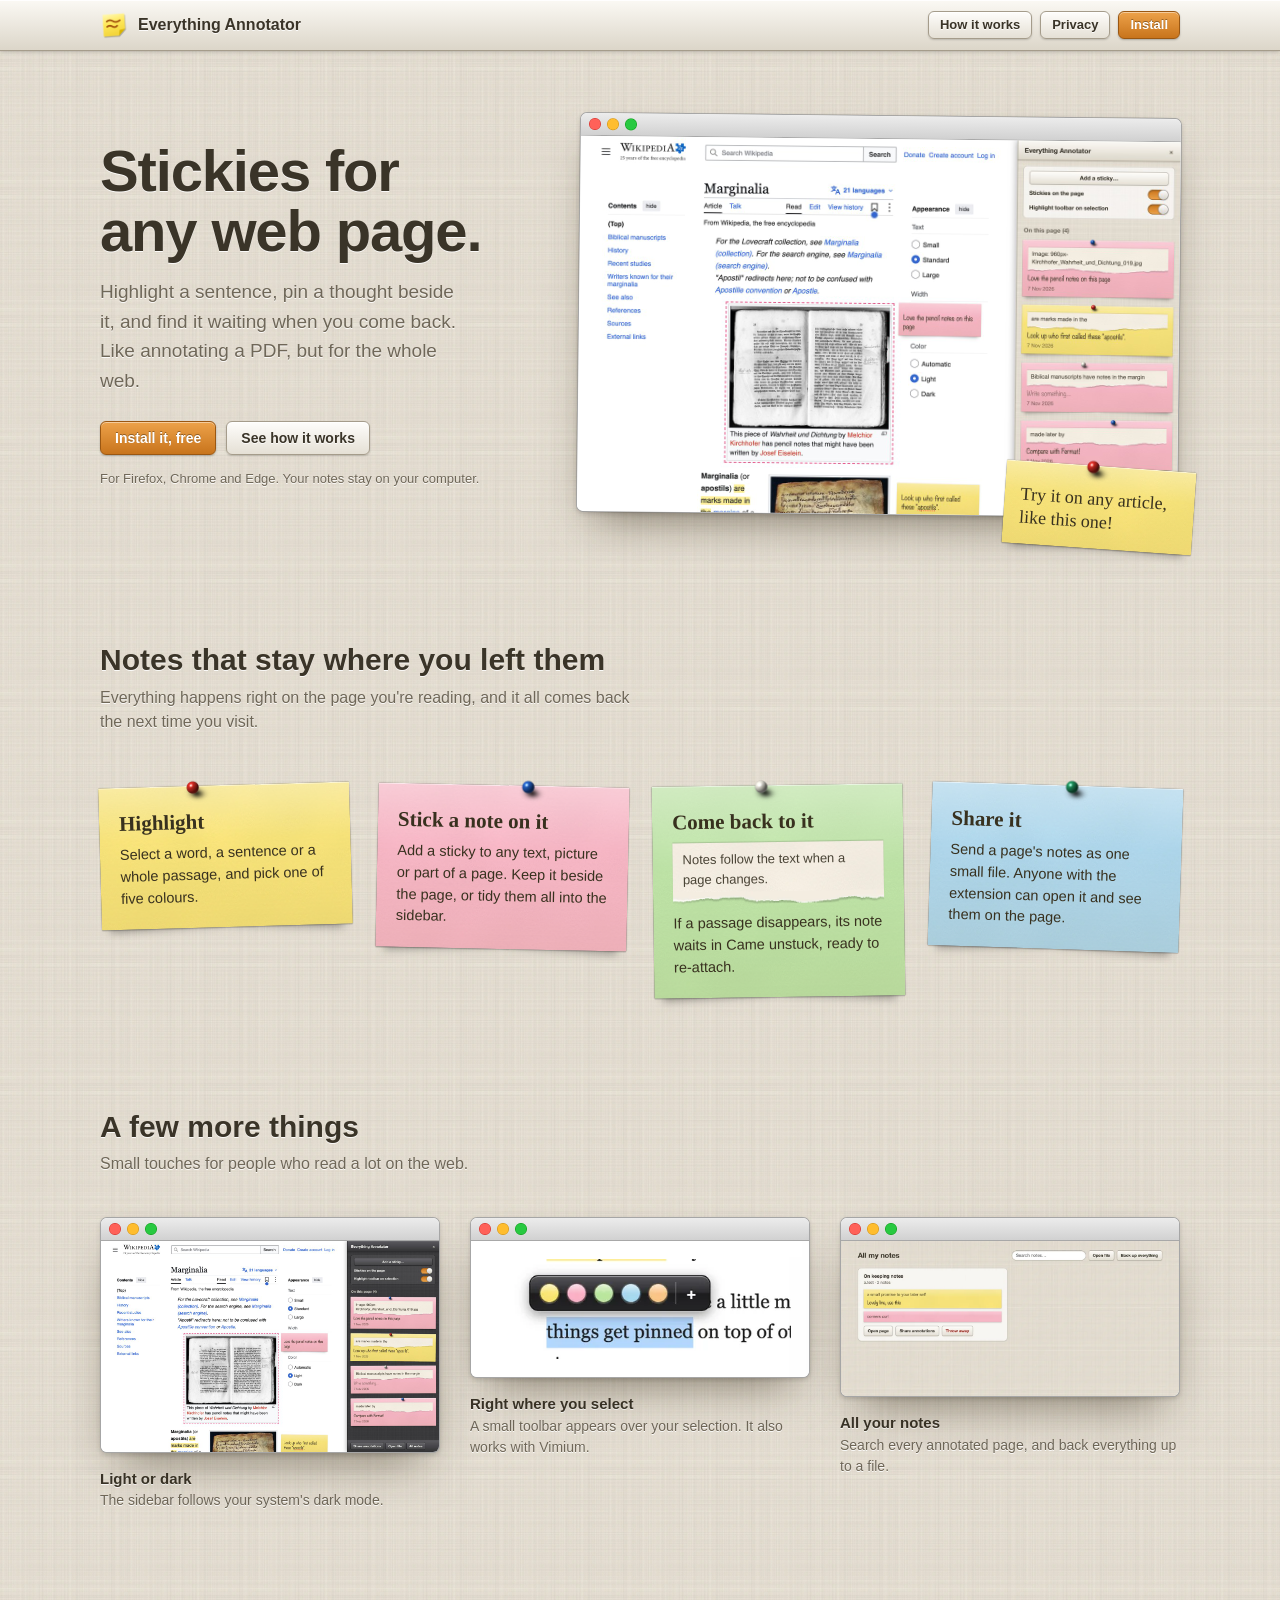
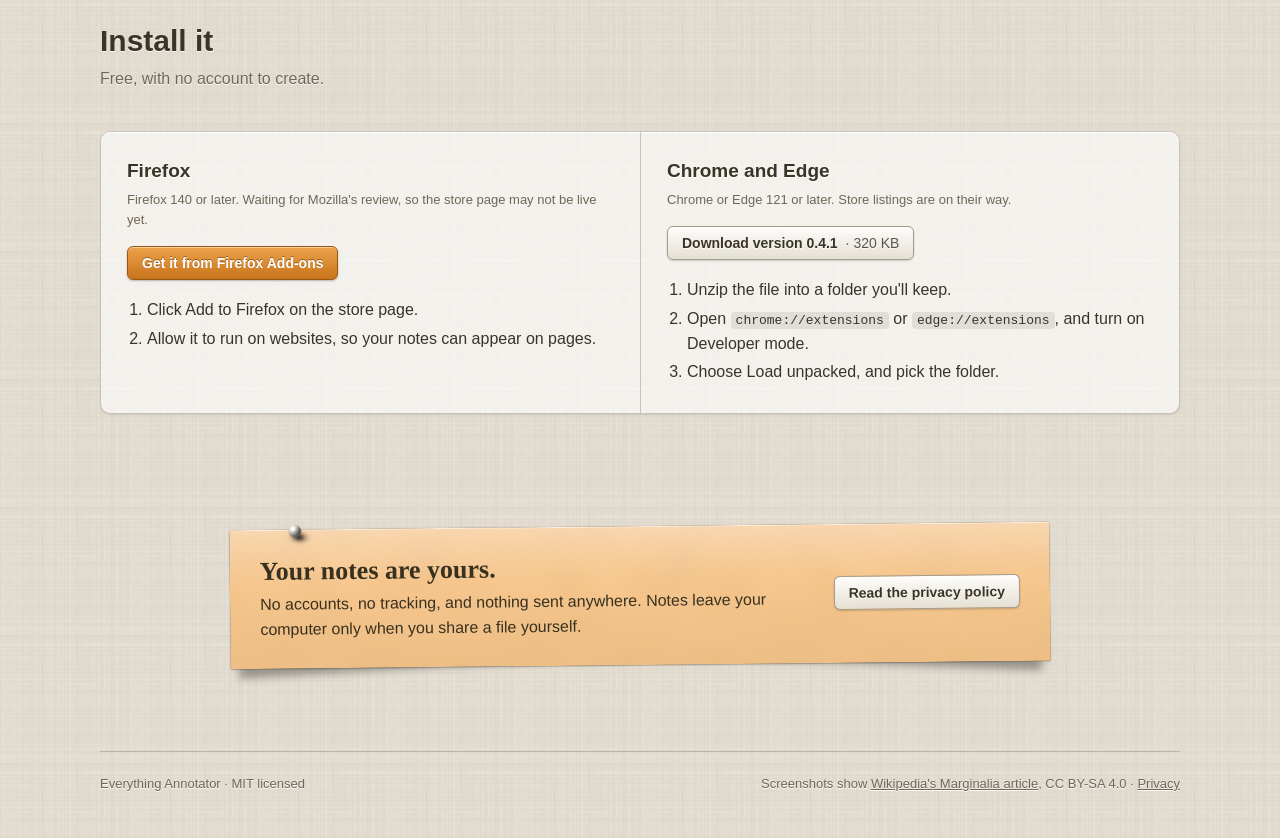
<file: index.html>
<!doctype html>
<html lang="en">
<head>
  <meta charset="utf-8">
  <meta name="viewport" content="width=device-width, initial-scale=1">
  <title>Everything Annotator</title>
  <meta name="description" content="Highlight text and add stickies to any web page, like annotating a PDF. Your notes stay on your computer.">
  <link rel="icon" href="assets/favicon.png">
  <link rel="stylesheet" href="style.css">
</head>
<body>
  <header class="toolbar">
    <div class="wrap">
      <a class="brand" href="./"><img src="assets/icon.png" width="28" height="28" alt="">Everything Annotator</a>
      <nav aria-label="Main">
        <a class="btn small" href="#how">How it works</a>
        <a class="btn small" href="privacy.html">Privacy</a>
        <a class="btn small primary" href="#install">Install</a>
      </nav>
    </div>
  </header>

  <main>
    <div class="wrap hero">
      <div>
        <h1>Stickies for any web page.</h1>
        <p class="lead">Highlight a sentence, pin a thought beside it, and find it waiting when you come back. Like annotating a PDF, but for the whole web.</p>
        <div class="ctas">
          <a class="btn primary" href="#install">Install it, free</a>
          <a class="btn" href="#how">See how it works</a>
        </div>
        <p class="small-print">For Firefox, Chrome and Edge. Your notes stay on your computer.</p>
      </div>
      <div class="hero-shot">
        <div class="window"><img src="assets/shot-wikipedia.jpg" width="1280" height="800" alt="Wikipedia's Marginalia article with highlighted phrases, a sticky on a photo of an annotated book, and the sidebar listing every note."></div>
        <div class="sticky hero-note yellow" style="--tilt: 4deg"><span class="pin red" style="--pin-x: 46%"></span><div class="paper">Try it on any article, like this one!</div></div>
      </div>
    </div>

    <section id="how">
      <div class="wrap">
        <h2 class="section-title">Notes that stay where you left them</h2>
        <p class="section-lead">Everything happens right on the page you're reading, and it all comes back the next time you visit.</p>
        <div class="board">
          <div class="sticky yellow" style="--tilt: -1.6deg"><span class="pin red" style="--pin-x: 38%"></span><div class="paper">
            <h3>Highlight</h3>
            <p>Select a word, a sentence or a whole passage, and pick one of five colours.</p>
          </div></div>
          <div class="sticky pink" style="--tilt: 1.2deg"><span class="pin blue" style="--pin-x: 60%"></span><div class="paper">
            <h3>Stick a note on it</h3>
            <p>Add a sticky to any text, picture or part of a page. Keep it beside the page, or tidy them all into the sidebar.</p>
          </div></div>
          <div class="sticky green" style="--tilt: -.8deg"><span class="pin white" style="--pin-x: 44%"></span><div class="paper">
            <h3>Come back to it</h3>
            <p class="clipping">Notes follow the text when a page changes.</p>
            <p>If a passage disappears, its note waits in Came unstuck, ready to re-attach.</p>
          </div></div>
          <div class="sticky blue" style="--tilt: 1.8deg"><span class="pin green" style="--pin-x: 56%"></span><div class="paper">
            <h3>Share it</h3>
            <p>Send a page's notes as one small file. Anyone with the extension can open it and see them on the page.</p>
          </div></div>
        </div>
      </div>
    </section>

    <section>
      <div class="wrap">
        <h2 class="section-title">A few more things</h2>
        <p class="section-lead">Small touches for people who read a lot on the web.</p>
        <div class="gallery">
          <figure>
            <div class="window"><img src="assets/shot-dark.jpg" width="1280" height="800" loading="lazy" alt="The sidebar in dark linen beside a Wikipedia article."></div>
            <figcaption><strong>Light or dark</strong>The sidebar follows your system's dark mode.</figcaption>
          </figure>
          <figure>
            <div class="window"><div class="toolbar-shot"><img src="assets/shot-toolbar.webp" width="420" height="140" loading="lazy" alt="A dark toolbar with five highlight colours above selected text."></div></div>
            <figcaption><strong>Right where you select</strong>A small toolbar appears over your selection. It also works with Vimium.</figcaption>
          </figure>
          <figure>
            <div class="window"><img src="assets/shot-library.webp" width="1100" height="506" loading="lazy" alt="The All notes page listing annotated pages."></div>
            <figcaption><strong>All your notes</strong>Search every annotated page, and back everything up to a file.</figcaption>
          </figure>
        </div>
      </div>
    </section>

    <section id="install">
      <div class="wrap">
        <h2 class="section-title">Install it</h2>
        <p class="section-lead">Free, with no account to create.</p>
        <div class="group install">
          <div>
            <h3>Firefox</h3>
            <p class="status">Firefox 140 or later. Waiting for Mozilla's review, so the store page may not be live yet.</p>
            <a class="btn primary" href="https://addons.mozilla.org/firefox/addon/everything-annotator/">Get it from Firefox Add-ons</a>
            <ol>
              <li>Click Add to Firefox on the store page.</li>
              <li>Allow it to run on websites, so your notes can appear on pages.</li>
            </ol>
          </div>
          <div>
            <h3>Chrome and Edge</h3>
            <p class="status">Chrome or Edge 121 or later. Store listings are on their way.</p>
            <a class="btn" href="downloads/everything-annotator-0.4.1-chrome-edge.zip" download>Download version 0.4.1 <span class="hint">· 320 KB</span></a>
            <ol>
              <li>Unzip the file into a folder you'll keep.</li>
              <li>Open <code>chrome://extensions</code> or <code>edge://extensions</code>, and turn on Developer mode.</li>
              <li>Choose Load unpacked, and pick the folder.</li>
            </ol>
          </div>
        </div>
      </div>
    </section>

    <section>
      <div class="wrap">
        <div class="sticky privacy-note orange" style="--tilt: -.6deg"><span class="pin white" style="--pin-x: 8%"></span><div class="paper">
          <div>
            <h2>Your notes are yours.</h2>
            <p>No accounts, no tracking, and nothing sent anywhere. Notes leave your computer only when you share a file yourself.</p>
          </div>
          <a class="btn" href="privacy.html">Read the privacy policy</a>
        </div></div>
      </div>
    </section>
  </main>

  <footer>
    <div class="wrap">
      <span>Everything Annotator · MIT licensed</span>
      <span>Screenshots show <a href="https://en.wikipedia.org/wiki/Marginalia">Wikipedia's Marginalia article</a>, CC BY-SA 4.0 · <a href="privacy.html">Privacy</a></span>
    </div>
  </footer>
</body>
</html>
</file>
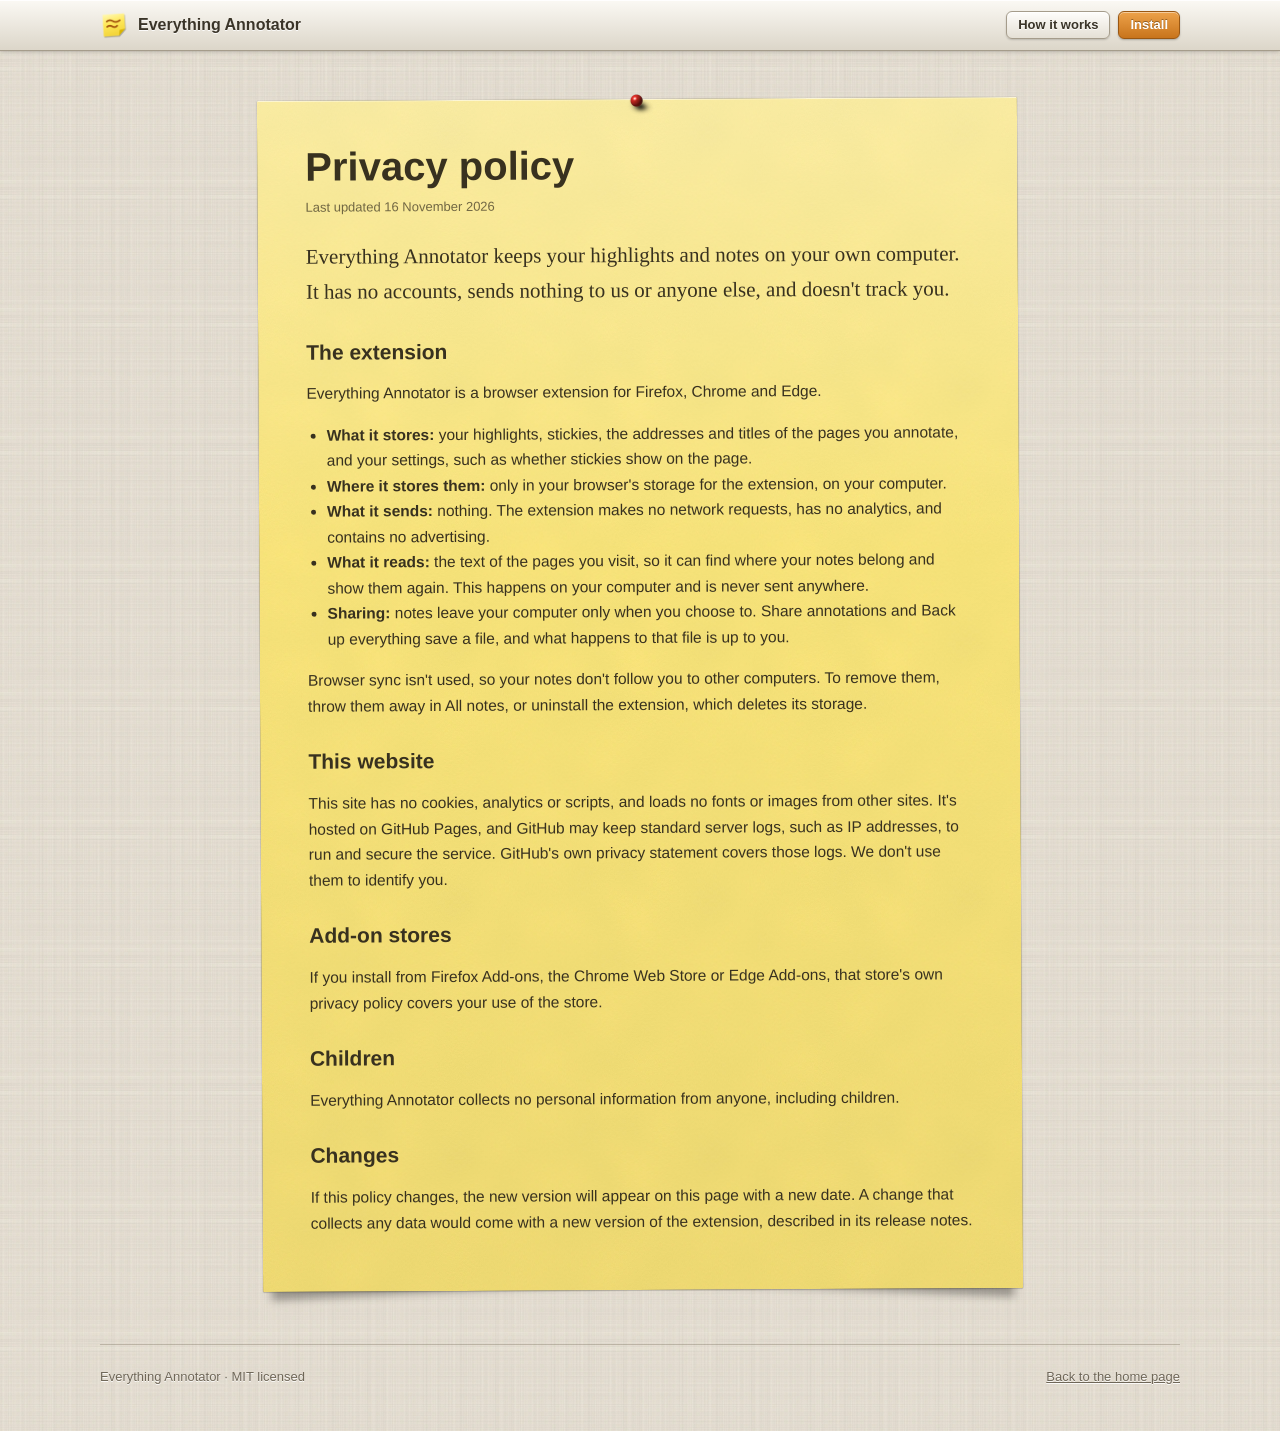
<file: privacy.html>
<!doctype html>
<html lang="en">
<head>
  <meta charset="utf-8">
  <meta name="viewport" content="width=device-width, initial-scale=1">
  <title>Privacy policy · Everything Annotator</title>
  <meta name="description" content="How Everything Annotator and this website handle your data. In short: your notes stay on your computer.">
  <link rel="icon" href="assets/favicon.png">
  <link rel="stylesheet" href="style.css">
</head>
<body>
  <header class="toolbar">
    <div class="wrap">
      <a class="brand" href="./"><img src="assets/icon.png" width="28" height="28" alt="">Everything Annotator</a>
      <nav aria-label="Main">
        <a class="btn small" href="./#how">How it works</a>
        <a class="btn small primary" href="./#install">Install</a>
      </nav>
    </div>
  </header>

  <main class="wrap">
    <article class="sticky policy yellow" style="--tilt: -.3deg"><span class="pin red" style="--pin-x: 50%"></span><div class="paper">
      <h1>Privacy policy</h1>
      <p class="updated">Last updated 16 November 2026</p>
      <p class="policy-lead">Everything Annotator keeps your highlights and notes on your own computer. It has no accounts, sends nothing to us or anyone else, and doesn't track you.</p>

      <h2>The extension</h2>
      <p>Everything Annotator is a browser extension for Firefox, Chrome and Edge.</p>
      <ul>
        <li><strong>What it stores:</strong> your highlights, stickies, the addresses and titles of the pages you annotate, and your settings, such as whether stickies show on the page.</li>
        <li><strong>Where it stores them:</strong> only in your browser's storage for the extension, on your computer.</li>
        <li><strong>What it sends:</strong> nothing. The extension makes no network requests, has no analytics, and contains no advertising.</li>
        <li><strong>What it reads:</strong> the text of the pages you visit, so it can find where your notes belong and show them again. This happens on your computer and is never sent anywhere.</li>
        <li><strong>Sharing:</strong> notes leave your computer only when you choose to. Share annotations and Back up everything save a file, and what happens to that file is up to you.</li>
      </ul>
      <p>Browser sync isn't used, so your notes don't follow you to other computers. To remove them, throw them away in All notes, or uninstall the extension, which deletes its storage.</p>

      <h2>This website</h2>
      <p>This site has no cookies, analytics or scripts, and loads no fonts or images from other sites. It's hosted on GitHub Pages, and GitHub may keep standard server logs, such as IP addresses, to run and secure the service. GitHub's own privacy statement covers those logs. We don't use them to identify you.</p>

      <h2>Add-on stores</h2>
      <p>If you install from Firefox Add-ons, the Chrome Web Store or Edge Add-ons, that store's own privacy policy covers your use of the store.</p>

      <h2>Children</h2>
      <p>Everything Annotator collects no personal information from anyone, including children.</p>

      <h2>Changes</h2>
      <p>If this policy changes, the new version will appear on this page with a new date. A change that collects any data would come with a new version of the extension, described in its release notes.</p>
    </div></article>
  </main>

  <footer>
    <div class="wrap">
      <span>Everything Annotator · MIT licensed</span>
      <a href="./">Back to the home page</a>
    </div>
  </footer>
</body>
</html>
</file>
<file: style.css>
/* Everything Annotator's website, in the extension's own clean skeuomorphic style:
   woven linen, letterpress type, bevelled controls, pinned stickies and torn paper.
   Layout: one centred column of sections, each a different object on the linen. */

:root {
  --linen: url(assets/linen.webp);
  --linen-color: #e2dcd0;
  --ink: #3a3428;
  --muted: #6f6758;
  --press: 0 1px 0 rgba(255, 255, 255, .85);
  --bar: linear-gradient(#fbf9f4, #dcd6c9);
  --edge: #a59c8b;
  --shine: rgba(255, 255, 255, .9);
  --btn: linear-gradient(#fefdfb, #e5e0d5);
  --btn-down: linear-gradient(#d9d3c7, #e8e3d9);
  --group: rgba(255, 255, 255, .62);
  --group-edge: rgba(90, 80, 60, .28);
  --accent: #b5661a;
  --note-ink: #38311f;
  --sans: "Helvetica Neue", Helvetica, Arial, sans-serif;
  --hand: "Noteworthy", "Bradley Hand", "Segoe Print", "Ink Free", "Comic Sans MS", cursive;
  color-scheme: light;
}
@media (prefers-color-scheme: dark) {
  :root {
    --linen: url(assets/linen-dark.webp);
    --linen-color: #3a3a3d;
    --ink: #f1f0ec;
    --muted: #bdbab2;
    --press: 0 -1px 0 rgba(0, 0, 0, .75);
    --bar: linear-gradient(#5a5a5e, #333336);
    --edge: #151516;
    --shine: rgba(255, 255, 255, .22);
    --btn: linear-gradient(#67676b, #434346);
    --btn-down: linear-gradient(#333336, #47474a);
    --group: rgba(255, 255, 255, .07);
    --group-edge: rgba(0, 0, 0, .55);
    --accent: #f0a454;
    color-scheme: dark;
  }
}

* { box-sizing: border-box; }
html { scroll-behavior: smooth; scroll-padding-top: 64px; }
body {
  margin: 0; color: var(--ink); font: 16px/1.55 var(--sans);
  background: var(--linen-color) var(--linen) 0 0 / 128px;
}
img { display: block; max-width: 100%; height: auto; }
a { color: var(--accent); }
:focus-visible { outline: 2px solid #4a90d9; outline-offset: 2px; }

.wrap { width: min(1080px, calc(100% - 40px)); margin: 0 auto; }

/* ---- Toolbar ---- */

.toolbar {
  position: sticky; top: 0; z-index: 10;
  background: var(--bar); border-bottom: 1px solid var(--edge);
  box-shadow: inset 0 1px 0 var(--shine), 0 1px 4px rgba(0, 0, 0, .22);
}
.toolbar .wrap { display: flex; align-items: center; gap: 16px; height: 50px; }
.brand { display: flex; align-items: center; gap: 10px; color: var(--ink); text-decoration: none; font-weight: 700; text-shadow: var(--press); }
.brand img { width: 28px; height: 28px; }
.toolbar nav { display: flex; gap: 8px; margin-left: auto; }

/* ---- Buttons ---- */

.btn {
  display: inline-flex; align-items: center; gap: 8px; padding: 7px 14px; border: 1px solid var(--edge); border-radius: 6px;
  font: 700 14px/1.3 var(--sans); color: var(--ink); text-decoration: none; text-shadow: var(--press); cursor: pointer;
  background: var(--btn); box-shadow: inset 0 1px 0 var(--shine), 0 1px 2px rgba(0, 0, 0, .18);
}
.btn:hover { filter: brightness(1.04); }
.btn:active { background: var(--btn-down); box-shadow: inset 0 1px 3px rgba(0, 0, 0, .3); }
.btn.small { padding: 5px 11px; font-size: 13px; }
.btn.primary {
  color: #fff; border-color: #9a5712; text-shadow: 0 -1px 0 rgba(0, 0, 0, .35);
  background: linear-gradient(#eda24a, #c8741c); box-shadow: inset 0 1px 0 rgba(255, 255, 255, .45), 0 1px 2px rgba(0, 0, 0, .25);
}
.btn.primary:active { background: linear-gradient(#c8741c, #dc8d33); box-shadow: inset 0 1px 4px rgba(0, 0, 0, .35); }
.btn .hint { font-weight: 400; opacity: .82; }

/* ---- Hero ---- */

.hero { display: grid; grid-template-columns: minmax(0, 5fr) minmax(0, 7fr); gap: 48px; align-items: center; padding: 64px 0 72px; }
.hero h1 { margin: 0 0 16px; font: 700 clamp(38px, 5.4vw, 58px)/1.04 var(--sans); letter-spacing: -.02em; text-shadow: var(--press); text-wrap: balance; }
.hero .lead { margin: 0 0 26px; max-width: 34ch; font-size: 19px; color: var(--muted); text-shadow: var(--press); }
.ctas { display: flex; flex-wrap: wrap; gap: 10px; }
.small-print { margin: 14px 0 0; font-size: 13px; color: var(--muted); text-shadow: var(--press); }

/* ---- Window frames for screenshots ---- */

.window {
  position: relative; border: 1px solid rgba(0, 0, 0, .35); border-radius: 7px; overflow: hidden; background: #fff;
  box-shadow: 0 2px 4px rgba(0, 0, 0, .14), 0 22px 46px -18px rgba(40, 30, 10, .55);
}
.window::before {
  content: ""; display: block; height: 22px; border-bottom: 1px solid #a8a8a8;
  background:
    radial-gradient(circle at 14px 11px, #ff6159 5px, #e0443e 5.5px, transparent 6.5px),
    radial-gradient(circle at 32px 11px, #ffbd2e 5px, #dea123 5.5px, transparent 6.5px),
    radial-gradient(circle at 50px 11px, #28c941 5px, #1aab29 5.5px, transparent 6.5px),
    linear-gradient(#ececec, #d1d1d1);
}
.hero-shot { position: relative; }
.hero-shot .window { transform: rotate(.6deg); }

/* ---- Stickies ---- */

.yellow { --p: #fae470; --paper: url(assets/paper-yellow.webp); }
.pink   { --p: #fab0c4; --paper: url(assets/paper-pink.webp); }
.green  { --p: #bae69e; --paper: url(assets/paper-green.webp); }
.blue   { --p: #a8d8f0; --paper: url(assets/paper-blue.webp); }
.orange { --p: #fac484; --paper: url(assets/paper-orange.webp); }

.sticky { position: relative; color: var(--note-ink); transform: rotate(var(--tilt, 0deg)); }
.sticky > .paper {
  position: relative; padding: 24px 20px 20px; border-radius: 1px;
  background: linear-gradient(rgba(255, 255, 255, .3), rgba(255, 255, 255, 0) 38%, rgba(120, 90, 20, .07)), var(--p) var(--paper) 0 0 / 256px;
  box-shadow: 0 0 1px rgba(0, 0, 0, .35), 0 1px 1px rgba(0, 0, 0, .14), inset 0 1px 0 rgba(255, 255, 255, .55);
}
/* Lifted corners: two angled shadows tucked behind the paper. */
.sticky::before, .sticky::after {
  content: ""; position: absolute; z-index: -1; bottom: 10px; width: 46%; height: 14px; box-shadow: 0 10px 9px rgba(0, 0, 0, .34);
}
.sticky::before { left: 8px; transform: rotate(-2.8deg); }
.sticky::after { right: 8px; transform: rotate(2.8deg); }
.pin { position: absolute; z-index: 1; top: -9px; left: var(--pin-x, 50%); width: 30px; height: 30px; margin-left: -13px; background: var(--pin) 0 0 / 100% 100%; }
.pin.red { --pin: url(assets/pin-red.webp); }
.pin.blue { --pin: url(assets/pin-blue.webp); }
.pin.green { --pin: url(assets/pin-green.webp); }
.pin.white { --pin: url(assets/pin-white.webp); }

.hero-note { position: absolute; right: -14px; bottom: -34px; width: 190px; font: 18px/1.25 var(--hand); }
.hero-note > .paper { padding: 22px 16px 16px; }

/* ---- Sections ---- */

section { padding: 56px 0; }
.section-title { margin: 0 0 8px; font: 700 30px/1.15 var(--sans); text-shadow: var(--press); text-wrap: balance; }
.section-lead { margin: 0 0 40px; max-width: 60ch; color: var(--muted); text-shadow: var(--press); }

.board { display: grid; grid-template-columns: repeat(4, minmax(0, 1fr)); gap: 30px 26px; align-items: start; padding-top: 10px; }
.board .sticky h3 { margin: 0 0 8px; font: 700 21px/1.2 var(--hand); }
.board .sticky p { margin: 0; font-size: 14.5px; line-height: 1.5; }
.board .sticky .clipping { margin-bottom: 20px; font-size: 13px; }

/* A torn clipping, as in the sidebar. */
.clipping {
  position: relative; margin: 0 0 22px; padding: 7px 10px 4px; font: 13px/1.4 var(--sans); color: #4a4436;
  background: #f3ede0 url(assets/paper-cream.webp) 0 0 / 256px; box-shadow: 0 -1px 1px rgba(0, 0, 0, .14);
}
.clipping::after { content: ""; position: absolute; left: 0; right: 0; top: calc(100% - 1px); height: 12px; background: url(assets/tear.webp) 0 0 / 512px 20px repeat-x; }

/* ---- Gallery ---- */

.gallery { display: grid; grid-template-columns: repeat(3, minmax(0, 1fr)); gap: 30px; align-items: start; }
.gallery figure { margin: 0; }
.gallery figcaption { margin-top: 14px; font-size: 14px; color: var(--muted); text-shadow: var(--press); }
.gallery figcaption strong { display: block; color: var(--ink); font-size: 15px; }
.toolbar-shot { padding: 18px; background: #fff; }

/* ---- Grouped panel, for installing ---- */

.group { border: 1px solid var(--group-edge); border-radius: 10px; background: var(--group); box-shadow: inset 0 1px 0 var(--shine), 0 1px 2px rgba(0, 0, 0, .1); }
.install { display: grid; grid-template-columns: repeat(2, minmax(0, 1fr)); }
.install > div { padding: 24px 26px; }
.install > div + div { border-left: 1px solid var(--group-edge); }
.install h3 { margin: 0 0 4px; font-size: 19px; text-shadow: var(--press); }
.install .status { margin: 0 0 16px; font-size: 13px; color: var(--muted); }
.install ol { margin: 18px 0 0; padding-left: 20px; }
.install li { margin: 4px 0; }
code { padding: 1px 5px; border-radius: 4px; background: rgba(60, 50, 30, .1); font: 13px/1.4 Menlo, Consolas, monospace; }
@media (prefers-color-scheme: dark) { code { background: rgba(255, 255, 255, .1); } }

/* ---- Privacy note ---- */

.privacy-note { max-width: 820px; margin: 0 auto; font-size: 16px; }
.privacy-note > .paper { display: grid; grid-template-columns: minmax(0, 1fr) auto; gap: 24px; align-items: center; padding: 26px 30px; }
.privacy-note h2 { margin: 0 0 6px; font: 700 26px/1.2 var(--hand); }
.privacy-note p { margin: 0; }

/* ---- Footer ---- */

footer { padding: 30px 0 44px; font-size: 13px; color: var(--muted); text-shadow: var(--press); }
footer .wrap { display: flex; flex-wrap: wrap; justify-content: space-between; gap: 10px; border-top: 1px solid var(--group-edge); padding-top: 22px; }
footer a { color: inherit; }

/* ---- Privacy policy page ---- */

.policy { max-width: 760px; margin: 48px auto 24px; font-size: 15.5px; }
.policy > .paper { padding: 44px 48px 40px; }
.policy h1 { margin: 0 0 8px; font: 700 40px/1.1 var(--sans); }
.policy h2 { margin: 30px 0 8px; font: 700 21px/1.25 var(--sans); }
.policy p, .policy li { line-height: 1.65; }
.policy ul { padding-left: 20px; }
.updated { margin: 0 0 22px; font-size: 13px; color: rgba(56, 49, 31, .7); }
.policy-lead { font: 21px/1.4 var(--hand); }

/* ---- Small screens ---- */

@media (max-width: 900px) {
  .hero { grid-template-columns: 1fr; gap: 56px; padding-top: 40px; }
  .board { grid-template-columns: repeat(2, minmax(0, 1fr)); }
  .gallery { grid-template-columns: 1fr; max-width: 560px; }
}
@media (max-width: 600px) {
  .toolbar nav .btn:not(.primary) { display: none; }
  .board { grid-template-columns: 1fr; }
  .install { grid-template-columns: 1fr; }
  .install > div + div { border-left: 0; border-top: 1px solid var(--group-edge); }
  .privacy-note > .paper { grid-template-columns: 1fr; }
  .hero-note { position: relative; right: auto; bottom: auto; margin: 26px 0 0 auto; }
  .policy > .paper { padding: 34px 22px 28px; }
}
@media (prefers-reduced-motion: reduce) { html { scroll-behavior: auto; } }
</file>
